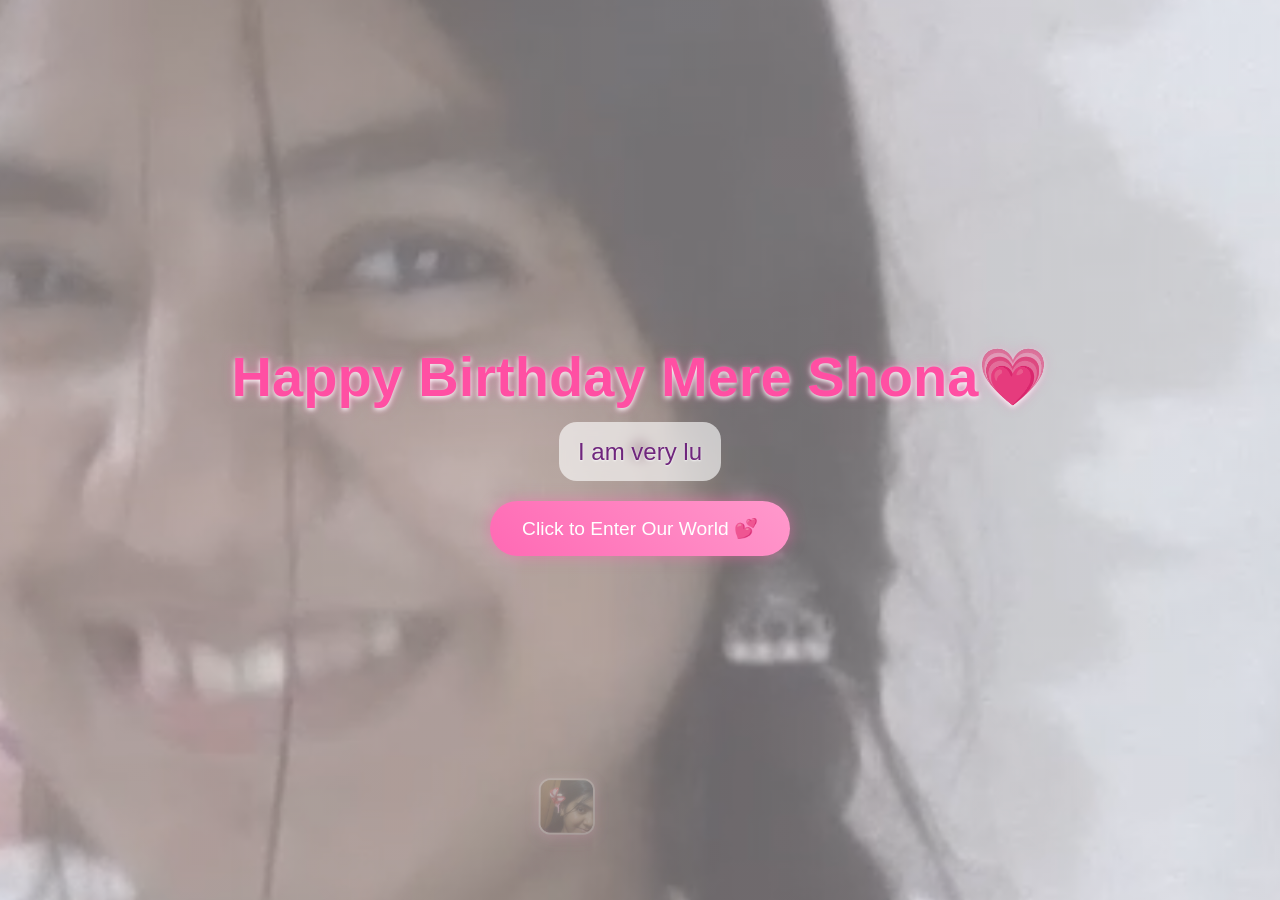
<file: index.html>
<!DOCTYPE html>
<html lang="en">
<head>
    <meta charset="UTF-8">
    <meta name="viewport" content="width=device-width, initial-scale=1.0">
    <title>Happy Birthday</title>
    <script src="https://cdnjs.cloudflare.com/ajax/libs/gsap/3.12.2/gsap.min.js"></script>
    <link rel="stylesheet" href="style.css">
    
</head>
<body>
    <div class="cursor"></div>
    <div class="container">
        <h1>Happy Birthday Mere Shona💗</h1>
        <div class="greeting"></div>
        <button class="cta-button">Click to Enter Our World 💕</button>
    </div>

    <script src="script.js">
        
    </script>
</body>
</html>
</file>
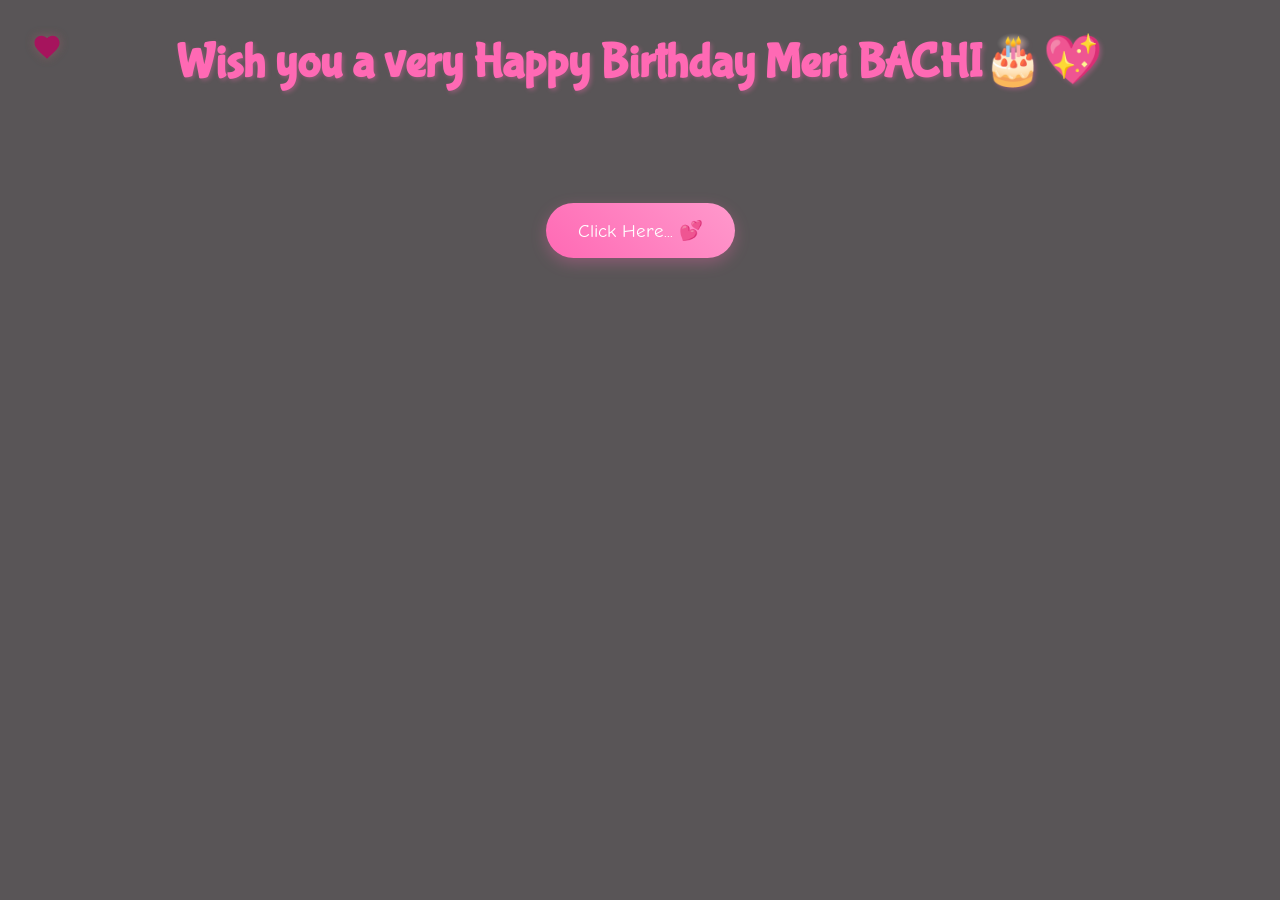
<file: cause.html>
<!DOCTYPE html>
<html lang="en">
<head>
    <meta charset="UTF-8">
    <meta name="viewport" content="width=device-width, initial-scale=1.0">
    <title>Why You're My Best Friend! 💖</title>
    <script src="https://cdnjs.cloudflare.com/ajax/libs/gsap/3.12.2/gsap.min.js"></script>
    <link rel="stylesheet" href="./cause.css">
    <style>
       
    </style>
</head>
<body>
        <!-- Full-screen background video -->
    <video id="background-video" autoplay muted loop playsinline preload="auto" aria-hidden="true">
        <source src="images and videos/95373e13a5c54fe482eca097c4f116a5.mp4" type="video/mp4">
        Your browser does not support the background video.
    </video>

    <div class="video-overlay"></div>
<div class="custom-cursor">
        <svg viewBox="0 0 24 24">
            <path fill="#ff69b4" d="M12 21.35l-1.45-1.32C5.4 15.36 2 12.28 2 8.5 2 5.42 4.42 3 7.5 3c1.74 0 3.41.81 4.5 2.09C13.09 3.81 14.76 3 16.5 3 19.58 3 22 5.42 22 8.5c0 3.78-3.4 6.86-8.55 11.54L12 21.35z"/>
        </svg>
    </div>

    <div class="container">
        <h1>Wish you a very Happy Birthday Meri BACHI🎂💖</h1>
        
        <div id="reasons-container"></div>
        
        <button class="shuffle-button">Click Here... 💕</button>
        <div class="reason-counter"></div>

    </div>

    <script src="cause.js">
       
    </script>
</body>
</html>
</file>
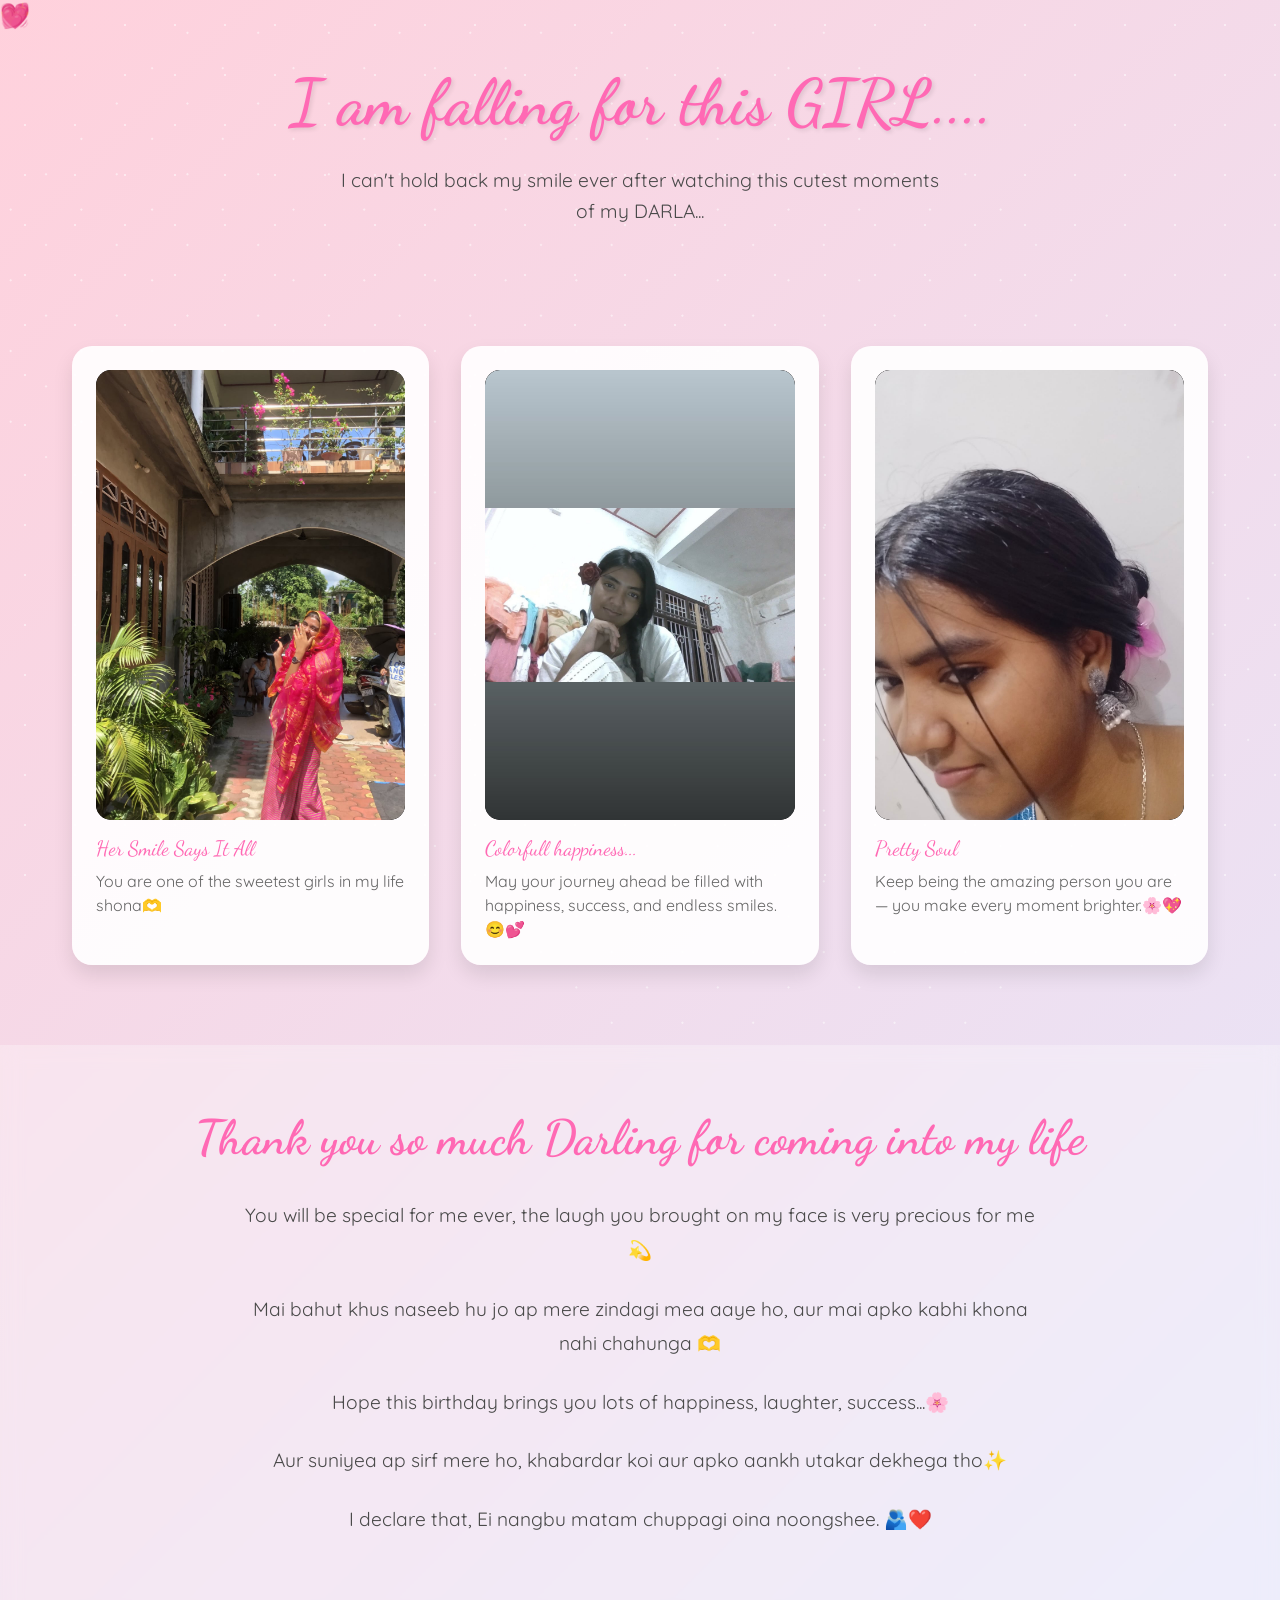
<file: last.html>
<!DOCTYPE html>
<html lang="en">

<head>

    <meta charset="UTF-8">
    <meta name="viewport" content="width=device-width, initial-scale=1.0">

    <title>Our Beautiful Memories ✨</title>

    <style>

        @import url('https://fonts.googleapis.com/css2?family=Dancing+Script:wght@700&family=Quicksand:wght@300;400;500;600&display=swap');


        /* =========================================
           GLOBAL
        ========================================= */

        * {
            margin: 0;
            padding: 0;
            box-sizing: border-box;
        }


        body {

            min-height: 100vh;

            background: linear-gradient(
                135deg,
                #ffd1dc 0%,
                #e6e6fa 25%,
                #ffefd5 50%,
                #e6e6fa 75%,
                #ffd1dc 100%
            );

            background-size: 400% 400%;

            animation:
                gradientFlow 15s ease infinite;

            font-family:
                'Quicksand',
                sans-serif;

            overflow-x: hidden;

            color: #4a4a4a;

            position: relative;
        }


        /* =========================================
           BACKGROUND GRADIENT
        ========================================= */

        @keyframes gradientFlow {

            0% {
                background-position: 0% 50%;
            }

            50% {
                background-position: 100% 50%;
            }

            100% {
                background-position: 0% 50%;
            }

        }


        /* =========================================
           FLOATING IMAGE CONTAINER
        ========================================= */

        .floating-images {

            position: fixed;

            top: 0;
            left: 0;

            width: 100%;
            height: 100%;

            pointer-events: none;

            overflow: hidden;

            z-index: 2;
        }


        /* =========================================
           FLOATING IMAGE
        ========================================= */

        .floating-image {

            position: fixed;

            width: 100px;
            height: 100px;

            object-fit: cover;

            border-radius: 20px;

            border:
                3px solid
                rgba(255, 255, 255, 0.9);

            box-shadow:
                0 8px 25px
                rgba(255, 105, 180, 0.35),

                0 0 15px
                rgba(255, 255, 255, 0.7);

            opacity: 0;

            will-change:
                transform,
                opacity;

            z-index: 2;
        }


        /* =========================================
           FLOATING IMAGE ANIMATION
        ========================================= */

        @keyframes floatingPhoto {

            0% {

                opacity: 0;

                transform:
                    translate3d(
                        var(--start-x),
                        var(--start-y),
                        0
                    )
                    rotate(var(--rotation))
                    scale(0.7);
            }


            15% {

                opacity: 0.8;
            }


            50% {

                opacity: 0.65;

                transform:
                    translate3d(
                        var(--middle-x),
                        var(--middle-y),
                        0
                    )
                    rotate(
                        calc(var(--rotation) + 10deg)
                    )
                    scale(1);
            }


            85% {

                opacity: 0.8;
            }


            100% {

                opacity: 0;

                transform:
                    translate3d(
                        var(--end-x),
                        var(--end-y),
                        0
                    )
                    rotate(
                        calc(var(--rotation) + 20deg)
                    )
                    scale(0.75);
            }

        }


        /* =========================================
           MAGIC SPARKLES
        ========================================= */

        .magic-sparkles {

            position: fixed;

            top: 0;
            left: 0;

            width: 100%;
            height: 100%;

            pointer-events: none;

            z-index: 1;
        }


        .sparkle {

            position: absolute;

            width: 6px;
            height: 6px;

            border-radius: 50%;

            background-color: white;

            animation:
                twinkle
                var(--duration, 4s)
                ease-in-out
                infinite;

            opacity: 0;
        }


        @keyframes twinkle {

            0%,
            100% {

                opacity: 0;

                transform:
                    scale(0.5);
            }

            50% {

                opacity: 0.8;

                transform:
                    scale(1);
            }

        }


        .magic-sparkles::before,
        .magic-sparkles::after {

            content: '';

            position: absolute;

            width: 100%;
            height: 100%;

            background-image:
                radial-gradient(
                    circle,
                    white 1px,
                    transparent 1px
                );

            background-size: 50px 50px;

            animation:
                sparkleLayer
                8s linear infinite;

            opacity: 0.5;
        }


        .magic-sparkles::after {

            animation-delay: -4s;

            transform:
                rotate(45deg);
        }


        @keyframes sparkleLayer {

            0% {

                transform:
                    translateY(0);
            }

            100% {

                transform:
                    translateY(-50px);
            }

        }


        /* =========================================
           FLOATING HEARTS
        ========================================= */

        .floating-hearts {

            position: fixed;

            width: 100%;
            height: 100%;

            pointer-events: none;

            z-index: 3;
        }


        .heart {

            position: absolute;

            font-size: 1.5rem;

            color:
                rgba(
                    255,
                    105,
                    180,
                    0.6
                );

            animation:
                floatHeart
                var(--float-duration, 6s)
                ease-in-out
                infinite;

            animation-delay:
                var(--delay, 0s);
        }


        @keyframes floatHeart {

            0% {

                transform:
                    translate(
                        0,
                        100vh
                    )
                    rotate(0deg);
            }

            100% {

                transform:
                    translate(
                        var(--translate-x, 0),
                        -100vh
                    )
                    rotate(360deg);
            }

        }


        /* =========================================
           WELCOME SECTION
        ========================================= */

        .welcome {

            text-align: center;

            padding: 4rem 2rem;

            position: relative;

            z-index: 10;
        }


        .welcome h1 {

            font-family:
                'Dancing Script',
                cursive;

            font-size: 4rem;

            color: #ff69b4;

            text-shadow:
                2px 2px 4px
                rgba(0, 0, 0, 0.1);

            animation:
                fadeInScale
                2s ease;
        }


        .welcome p {

            font-size: 1.2rem;

            max-width: 600px;

            margin: 1.5rem auto;

            line-height: 1.6;

            animation:
                fadeIn
                2s ease
                0.5s
                both;
        }


        /* =========================================
           MEMORY CONTAINER
        ========================================= */

        .memory-container {

            max-width: 1200px;

            margin: 0 auto;

            padding: 2rem;

            display: grid;

            grid-template-columns:
                repeat(
                    auto-fit,
                    minmax(300px, 1fr)
                );

            gap: 2rem;

            position: relative;

            z-index: 10;
        }


        /* =========================================
           MEMORY CARD
        ========================================= */

        .memory-card {

            background:
                rgba(
                    255,
                    255,
                    255,
                    0.9
                );

            border-radius: 20px;

            padding: 1.5rem;

            box-shadow:
                0 10px 20px
                rgba(0, 0, 0, 0.1);

            transition:
                all 0.5s
                cubic-bezier(
                    0.4,
                    0,
                    0.2,
                    1
                );

            position: relative;

            overflow: hidden;
        }


        .memory-card:hover {

            transform:
                translateY(-10px)
                scale(1.02);

            box-shadow:
                0 15px 30px
                rgba(0, 0, 0, 0.15);
        }


        /* =========================================
           CARD SHINE EFFECT
        ========================================= */

        .memory-card::before {

            content: '';

            position: absolute;

            top: 0;
            left: 0;

            width: 100%;
            height: 100%;

            background:
                linear-gradient(
                    45deg,
                    transparent,
                    rgba(
                        255,
                        255,
                        255,
                        0.4
                    ),
                    transparent
                );

            transform:
                translateX(-100%);

            transition:
                0.5s;

            pointer-events: none;

            z-index: 6;
        }


        .memory-card:hover::before {

            transform:
                translateX(100%);
        }


        /* =========================================
           VIDEO / IMAGE AREA
        ========================================= */

        .memory-media {

            width: 100%;

            height: 50vh;

            min-height: 300px;

            position: relative;

            overflow: hidden;

            border-radius: 15px;

            margin-bottom: 1rem;

            background: #000;
        }


        /* =========================================
           IMAGE
        ========================================= */

        .memory-img {

            position: absolute;

            top: 0;
            left: 0;

            width: 100%;
            height: 100%;

            object-fit: cover;

            object-position: center;

            border-radius: 15px;

            display: block;

            transition:
                opacity 0.6s ease,
                transform 0.8s ease;

            z-index: 2;
        }


        /* =========================================
           VIDEO
        ========================================= */

        .memory-video {

            position: absolute;

            top: 0;
            left: 0;

            width: 100%;
            height: 100%;

            object-fit: cover;

            object-position: center;

            border-radius: 15px;

            opacity: 0;

            pointer-events: none;

            transition:
                opacity 0.6s ease;

            z-index: 1;
        }


        /* =========================================
           HOVER → VIDEO
        ========================================= */

        .memory-card:hover .memory-img {

            opacity: 0;

            transform:
                scale(1.08);
        }


        .memory-card:hover .memory-video {

            opacity: 1;
        }


        /* =========================================
           MEMORY TEXT
        ========================================= */

        .memory-date {

            font-family:
                'Dancing Script',
                cursive;

            color: #ff69b4;

            font-size: 1.3rem;

            margin-bottom: 0.5rem;
        }


        .memory-caption {

            font-size: 1rem;

            line-height: 1.5;

            color: #666;
        }


        /* =========================================
           FINAL MESSAGE
        ========================================= */

        .final-message {

            text-align: center;

            padding: 4rem 2rem;

            background:
                rgba(
                    255,
                    255,
                    255,
                    0.3
                );

            backdrop-filter:
                blur(10px);

            margin-top: 3rem;

            position: relative;

            z-index: 10;
        }


        .final-message h2 {

            font-family:
                'Dancing Script',
                cursive;

            font-size: 3rem;

            color: #ff69b4;

            margin-bottom: 2rem;

            animation:
                heartbeat
                2s infinite;
        }


        @keyframes heartbeat {

            0%,
            100% {

                transform:
                    scale(1);
            }

            50% {

                transform:
                    scale(1.1);
            }

        }


        .final-message p {

            font-size: 1.2rem;

            max-width: 800px;

            margin:
                0 auto
                1.5rem;

            line-height: 1.8;
        }


        /* =========================================
           GOODBYE BUTTON
        ========================================= */

        .goodbye-btn {

            display: inline-block;

            padding: 1rem 2rem;

            font-size: 1.2rem;

            background:
                linear-gradient(
                    45deg,
                    #ff69b4,
                    #da70d6
                );

            color: white;

            border: none;

            border-radius: 50px;

            cursor: pointer;

            text-decoration: none;

            transition:
                all 0.3s ease;

            box-shadow:
                0 5px 15px
                rgba(
                    255,
                    105,
                    180,
                    0.4
                );

            animation:
                float
                3s infinite
                ease-in-out;
        }


        .goodbye-btn:hover {

            transform:
                translateY(-5px);

            box-shadow:
                0 8px 20px
                rgba(
                    255,
                    105,
                    180,
                    0.6
                );
        }


        @keyframes float {

            0%,
            100% {

                transform:
                    translateY(0);
            }

            50% {

                transform:
                    translateY(-10px);
            }

        }


        /* =========================================
           PAGE ANIMATIONS
        ========================================= */

        @keyframes fadeInScale {

            0% {

                opacity: 0;

                transform:
                    scale(0.8);
            }

            100% {

                opacity: 1;

                transform:
                    scale(1);
            }

        }


        @keyframes fadeIn {

            0% {

                opacity: 0;
            }

            100% {

                opacity: 1;
            }

        }


        /* =========================================
           CUSTOM SCROLLBAR
        ========================================= */

        ::-webkit-scrollbar {

            width: 12px;
        }


        ::-webkit-scrollbar-track {

            background:
                rgba(
                    255,
                    255,
                    255,
                    0.4
                );
        }


        ::-webkit-scrollbar-thumb {

            background:
                linear-gradient(
                    45deg,
                    #ff69b4,
                    #da70d6
                );

            border-radius: 6px;
        }


        /* =========================================
           MOBILE
        ========================================= */

        @media (max-width: 768px) {

            .welcome {

                padding:
                    3rem 1.5rem;
            }


            .welcome h1 {

                font-size: 3rem;
            }


            .welcome p {

                font-size: 1rem;
            }


            .memory-container {

                grid-template-columns: 1fr;

                padding:
                    1.5rem;
            }


            .memory-media {

                height: 50vh;

                min-height: 300px;
            }


            .floating-image {

                width: 75px;

                height: 75px;

                border-radius: 15px;
            }


            .final-message {

                padding:
                    3rem 1.5rem;
            }


            .final-message h2 {

                font-size:
                    2.5rem;
            }


            .final-message p {

                font-size:
                    1rem;
            }

        }


        @media (max-width: 480px) {

            .welcome h1 {

                font-size:
                    2.5rem;
            }


            .memory-card {

                padding:
                    1rem;
            }


            .memory-media {

                height:
                    300px;
            }


            .floating-image {

                width:
                    60px;

                height:
                    60px;

                border-radius:
                    12px;

                border-width:
                    2px;
            }


            .final-message h2 {

                font-size:
                    2rem;
            }


            .goodbye-btn {

                font-size:
                    1rem;

                padding:
                    0.9rem 1.5rem;
            }

        }

    </style>

</head>


<body>


    <!-- =========================================
         FLOATING IMAGES
    ========================================= -->

    <div class="floating-images"></div>


    <!-- =========================================
         MAGIC SPARKLES
    ========================================= -->

    <div class="magic-sparkles"></div>


    <!-- =========================================
         FLOATING HEARTS
    ========================================= -->

    <div class="floating-hearts">

        <div
            class="heart"
            style="
                --float-duration: 6s;
                --delay: 0s;
                --translate-x: 20px;
            "
        >
            💝
        </div>


        <div
            class="heart"
            style="
                --float-duration: 8s;
                --delay: 1s;
                --translate-x: -30px;
            "
        >
            💖
        </div>


        <div
            class="heart"
            style="
                --float-duration: 7s;
                --delay: 2s;
                --translate-x: 40px;
            "
        >
            💗
        </div>


        <div
            class="heart"
            style="
                --float-duration: 9s;
                --delay: 3s;
                --translate-x: -20px;
            "
        >
            💓
        </div>


        <div
            class="heart"
            style="
                --float-duration: 5s;
                --delay: 4s;
                --translate-x: 30px;
            "
        >
            💕
        </div>

    </div>


    <!-- =========================================
         WELCOME
    ========================================= -->

    <section class="welcome">

        <h1>
            I am falling for this GIRL....
        </h1>


        <p>
            I can't hold back my smile ever after
            watching this cutest moments of my DARLA...
        </p>

    </section>


    <!-- =========================================
         MEMORY CARDS
    ========================================= -->

    <div class="memory-container">


        <!-- =====================================
             MEMORY 1
        ====================================== -->

        <div class="memory-card">

            <div class="memory-media">

                <img
                    src="images and videos/F8FA152E-2899-4BE8-8C22-C91881EE55E7.JPG"
                    alt="First Memory"
                    class="memory-img"
                >


                <video
                    class="memory-video"
                    muted
                    loop
                    playsinline
                    preload="metadata"
                >

                    <source
                        src="images and videos/a05b0c35311141b1ac8a47cca971fded.mp4"
                        type="video/mp4"
                    >

                </video>

            </div>


            <div class="memory-date">

                Her Smile Says It All

            </div>


            <div class="memory-caption">

                You are one of the sweetest girls
                in my life shona🫶

            </div>

        </div>


        <!-- =====================================
             MEMORY 2
        ====================================== -->

        <div class="memory-card">

            <div class="memory-media">

                <img
                    src="images and videos/D1ADA9C3-B34B-41FB-82D3-54E1BE17E4EC.JPG"
                    alt="Second Memory"
                    class="memory-img"
                >


                <video
                    class="memory-video"
                    muted
                    loop
                    playsinline
                    preload="metadata"
                >

                    <source
                        src="images and videos/4449f337ce37426da43e71957666f739.mp4"
                        type="video/mp4"
                    >

                </video>

            </div>


            <div class="memory-date">

                Colorfull happiness...

            </div>


            <div class="memory-caption">

                May your journey ahead be filled
                with happiness, success, and endless
                smiles.😊💕

            </div>

        </div>


        <!-- =====================================
             MEMORY 3
        ====================================== -->

        <div class="memory-card">

            <div class="memory-media">

                <img
                    src="images and videos/32B77BA2-D08B-44FD-B261-90FE9972EFF2.JPG"
                    alt="Third Memory"
                    class="memory-img"
                >


                <video
                    class="memory-video"
                    muted
                    loop
                    playsinline
                    preload="metadata"
                >

                    <source
                        src="images and videos/3d8e60c765b949438318786d438b142e.mp4"
                        type="video/mp4"
                    >

                </video>

            </div>


            <div class="memory-date">

                Pretty Soul

            </div>


            <div class="memory-caption">

                Keep being the amazing person you are—
                you make every moment brighter.🌸💖

            </div>

        </div>

    </div>


    <!-- =========================================
         FINAL MESSAGE
    ========================================= -->

    <section class="final-message">

        <h2>
            Thank you so much Darling for coming into my life
        </h2>


        <p>

            You will be special for me ever,
            the laugh you brought on my face is very
            precious for me💫

        </p>


        <p>

            Mai bahut khus naseeb hu jo ap mere
            zindagi mea aaye ho,
            aur mai apko kabhi khona nahi chahunga 🫶

        </p>


        <p>

            Hope this birthday brings you lots
            of happiness, laughter, success...🌸

        </p>


        <p>

            Aur suniyea ap sirf mere ho,
            khabardar koi aur apko aankh utakar
            dekhega tho✨

        </p>


        <p>

            I declare that,
            Ei nangbu matam chuppagi oina noongshee.
            🫂❤️

        </p>

    </section>


    <!-- =========================================
         JAVASCRIPT
    ========================================= -->

    <script>


        /* =========================================
           FLOATING IMAGES
        ========================================= */

        const floatingImagesContainer =
            document.querySelector(
                '.floating-images'
            );


        const favoriteImages = [

            'images and videos/F8FA152E-2899-4BE8-8C22-C91881EE55E7.JPG',

            'images and videos/D1ADA9C3-B34B-41FB-82D3-54E1BE17E4EC.JPG',

            'images and videos/32B77BA2-D08B-44FD-B261-90FE9972EFF2.JPG',

            'images and videos/Screenshot 2026-09-16 at 23.42.17.png',

            'images and videos/111A5814-1650-4BF9-8761-4A62F4B99C65.JPG',

            'images and videos/37A13C92-6796-4EB2-8DD2-187703074A91.JPG',

            'images and videos/Screenshot 2026-09-16 at 23.42.49.png'

        ];


        function createFloatingImage() {

            const image =
                document.createElement('img');


            /* Random image */

            const randomImage =
                favoriteImages[
                    Math.floor(
                        Math.random() *
                        favoriteImages.length
                    )
                ];


            image.src = randomImage;

            image.className =
                'floating-image';


            /* -------------------------------------
               RANDOM SIZE
            ------------------------------------- */

            const size =
                Math.floor(
                    Math.random() * 70
                ) + 70;


            image.style.width =
                `${size}px`;

            image.style.height =
                `${size}px`;


            /* -------------------------------------
               RANDOM START POSITION
            ------------------------------------- */

            const startX =
                Math.random() *
                window.innerWidth;

            const startY =
                Math.random() *
                window.innerHeight;


            /* -------------------------------------
               RANDOM MOVEMENT
            ------------------------------------- */

            const movementX =
                (Math.random() - 0.5) *
                300;

            const movementY =
                (Math.random() - 0.5) *
                300;


            image.style.setProperty(
                '--start-x',
                `${startX}px`
            );


            image.style.setProperty(
                '--start-y',
                `${startY}px`
            );


            image.style.setProperty(
                '--middle-x',
                `${startX + movementX}px`
            );


            image.style.setProperty(
                '--middle-y',
                `${startY + movementY}px`
            );


            image.style.setProperty(
                '--end-x',
                `${startX + movementX * 2}px`
            );


            image.style.setProperty(
                '--end-y',
                `${startY + movementY * 2}px`
            );


            /* -------------------------------------
               RANDOM ROTATION
            ------------------------------------- */

            const rotation =
                (Math.random() * 30) - 15;


            image.style.setProperty(
                '--rotation',
                `${rotation}deg`
            );


            /* -------------------------------------
               RANDOM ANIMATION SPEED
            ------------------------------------- */

            const duration =
                Math.floor(
                    Math.random() * 7
                ) + 8;


            image.style.animation =
                `floatingPhoto ${duration}s ease-in-out forwards`;


            /* Add to page */

            floatingImagesContainer.appendChild(
                image
            );


            /* -------------------------------------
               REMOVE AFTER ANIMATION
            ------------------------------------- */

            setTimeout(
                () => {

                    image.remove();

                },
                duration * 1000
            );

        }


        /* =========================================
           INITIAL FLOATING IMAGES
        ========================================= */

        for (
            let i = 0;
            i < 12;
            i++
        ) {

            setTimeout(
                () => {

                    createFloatingImage();

                },
                i * 500
            );

        }


        /* =========================================
           CONTINUOUS FLOATING IMAGES
        ========================================= */

        setInterval(
            () => {

                createFloatingImage();

            },
            1200
        );


        /* =========================================
           MEMORY CARD VIDEO CONTROL
        ========================================= */

        const memoryCards =
            document.querySelectorAll(
                '.memory-card'
            );


        memoryCards.forEach(
            card => {

                const video =
                    card.querySelector(
                        '.memory-video'
                    );


                if (!video) return;


                /* ---------------------------------
                   MOUSE ENTER
                --------------------------------- */

                card.addEventListener(
                    'mouseenter',
                    () => {

                        video.currentTime = 0;

                        video.play().catch(
                            error => {

                                console.log(
                                    "Video could not play:",
                                    error
                                );

                            }
                        );

                    }
                );


                /* ---------------------------------
                   MOUSE LEAVE
                --------------------------------- */

                card.addEventListener(
                    'mouseleave',
                    () => {

                        video.pause();

                        video.currentTime = 0;

                    }
                );


                /* ---------------------------------
                   MOBILE TOUCH
                --------------------------------- */

                card.addEventListener(
                    'touchstart',
                    () => {

                        if (video.paused) {

                            video.currentTime = 0;

                            video.play().catch(
                                () => {}
                            );

                        } else {

                            video.pause();

                        }

                    },
                    {
                        passive: true
                    }
                );

            }
        );


    </script>

</body>

</html>
</file>
<file: style.css>
* {
    margin: 0;
    padding: 0;
    box-sizing: border-box;
    cursor: none;
}

body {
    min-height: 100vh;
    display: flex;
    flex-direction: column;
    align-items: center;
    justify-content: center;

    /* Birthday photo background */
    background-image:
        linear-gradient(
            rgba(255, 240, 248, 0.38),
            rgba(255, 240, 248, 0.38)
        ),
        url("Screenshot 2026-09-16 at 23.42.10.png");
    background-size: cover;
    background-position: center center;
    background-repeat: no-repeat;
    background-attachment: fixed;

    font-family: 'Arial Rounded MT Bold', Arial, sans-serif;
    overflow: hidden;
    position: relative;
}

.cursor {
    width: 20px;
    height: 20px;
    background: pink;
    border-radius: 50%;
    position: fixed;
    pointer-events: none;
    mix-blend-mode: difference;
    transition: transform 0.2s;
}

.container {
    text-align: center;
    z-index: 3;
    width: min(90%, 900px);
    padding: 2rem;

    /* Keep everything vertically separated */
    display: flex;
    flex-direction: column;
    align-items: center;
}

h1 {
    font-size: 3.5rem;
    color: #ff4fa3;
    text-shadow:
        0 2px 5px rgba(255, 255, 255, 0.95),
        0 0 12px rgba(255, 105, 180, 0.55);
    margin-bottom: 2rem;
    opacity: 0;
}

.greeting {
    display: block;
    font-size: 1.5rem;
    color: #6f267d;
    background: rgba(255, 255, 255, 0.62);
    backdrop-filter: blur(6px);
    -webkit-backdrop-filter: blur(6px);
    padding: 0.7rem 1.2rem;
    border-radius: 18px;
    text-shadow: 0 1px 2px rgba(255, 255, 255, 0.8);

    /* Space between greeting and button */
    margin-bottom: 2rem;

    min-height: 2em;
    line-height: 1.5;
    max-width: 800px;
}
.cta-button {
    padding: 1rem 2rem;
    font-size: 1.2rem;
    background: linear-gradient(45deg, #ff69b4, #ff99cc);
    border: none;
    border-radius: 50px;
    color: white;
    cursor: pointer;
    box-shadow: 0 0 15px rgba(255, 105, 180, 0.5);
    transition: transform 0.3s, box-shadow 0.3s;

    /* Button starts on its own line */
    display: block;
    margin-top: 0.5rem;

    opacity: 0;
}

.cta-button:hover {
    transform: scale(1.1);
    box-shadow: 0 0 25px rgba(255, 105, 180, 0.7);
}

/* =========================================
   FLOATING MEMORY PHOTOS
   ========================================= */

.floating-image {
    position: fixed;

    pointer-events: none;

    width: 90px;
    height: 90px;

    object-fit: cover;

    border-radius: 18px;

    border: 3px solid rgba(255, 255, 255, 0.9);

    box-shadow:
        0 5px 20px rgba(255, 105, 180, 0.45),
        0 0 15px rgba(255, 255, 255, 0.6);

    opacity: 0;

    z-index: 2;

    will-change: transform, opacity;

    /* Small rotation makes the photos look natural */
    transform: rotate(var(--rotation));
}

@keyframes gradientBG {
    0% { background-position: 0% 50%; }
    50% { background-position: 100% 50%; }
    100% { background-position: 0% 50%; }
}

@media (max-width: 768px) {

    body {
        background-position: center top;
        background-attachment: scroll;
    }

    .container {
        width: 94%;
        padding: 1rem;
    }

    h1 {
        font-size: 2rem;
        line-height: 1.2;
    }

    .greeting {
        font-size: 1.2rem;
        line-height: 1.5;
    }

    .cta-button {
        font-size: 1rem;
    }

    /* Smaller floating photos on mobile */
    .floating-image {
        width: 65px;
        height: 65px;
        border-radius: 14px;
        border-width: 2px;
    }
}
</file>
<file: cause.css>
@import url('https://fonts.googleapis.com/css2?family=Bubblegum+Sans&family=Comic+Neue:wght@700&family=Quicksand:wght@500&display=swap');

* {
    margin: 0;
    padding: 0;
    box-sizing: border-box;
    cursor: none;
}

body {
    min-height: 100vh;
    font-family: 'Quicksand', sans-serif;
    overflow-x: hidden;
    padding: 2rem;
    position: relative;
    background: #111;
}

/* Full-screen background video */
#background-video {
    position: fixed;
    inset: 0;
    width: 100vw;
    height: 100vh;
    object-fit: cover;
    object-position: center;
    z-index: -3;
    pointer-events: none;
}

/* Soft overlay keeps the birthday content readable */
.video-overlay {
    position: fixed;
    inset: 0;
    width: 100%;
    height: 100%;
    background: rgba(255, 240, 248, 0.30);
    z-index: -2;
    pointer-events: none;
}

.custom-cursor {
    width: 30px;
    height: 30px;
    position: fixed;
    pointer-events: none;
    z-index: 9999;
    mix-blend-mode: difference;
    transition: transform 0.1s;
}

.custom-cursor svg {
    width: 100%;
    height: 100%;
    filter: drop-shadow(0 0 5px rgba(255, 182, 193, 0.5));
}

.container {
    max-width: 1200px;
    margin: 0 auto;
    text-align: center;
    position: relative;
    z-index: 5;
}

h1 {
    font-family: 'Bubblegum Sans', cursive;
    font-size: 3rem;
    color: #ff69b4;
    text-shadow: 2px 2px 4px rgba(255, 105, 180, 0.3);
    margin-bottom: 2rem;
    animation: bounce 1s ease infinite;
}

.reason-card {
    background: rgba(255, 255, 255, 0.82);
    border-radius: 20px;
    padding: 2rem;
    margin: 1.5rem;
    box-shadow: 0 5px 15px rgba(0, 0, 0, 0.1);
    transition: transform 0.3s, box-shadow 0.3s;
    cursor: pointer;
    position: relative;
    overflow: hidden;
}

.reason-card:hover {
    transform: translateY(-5px);
    box-shadow: 0 8px 25px rgba(255, 105, 180, 0.2);
}

.reason-text {
    font-size: 1.2rem;
    margin-bottom: 1rem;
    position: relative;
    z-index: 2;
}

.gif-overlay {
    position: absolute;
    top: 0;
    left: 0;
    width: 100%;
    height: 100%;
    background: rgba(255, 255, 255, 0.88);
    display: flex;
    align-items: center;
    justify-content: center;
    opacity: 0;
    transition: opacity 0.3s;
    z-index: 5;
}

.reason-card:hover .gif-overlay {
    opacity: 1;
}

.shuffle-button {
    background: linear-gradient(45deg, #ff69b4, #ff99cc);
    border: none;
    border-radius: 50px;
    padding: 1rem 2rem;
    font-size: 1.2rem;
    color: white;
    margin: 2rem 0;
    cursor: pointer;
    transition: transform 0.3s;
    font-family: 'Comic Neue', cursive;
    box-shadow: 0 5px 15px rgba(255, 105, 180, 0.3);
}

.shuffle-button:hover {
    transform: scale(1.1);
}

.floating-image {
    position: fixed;
    pointer-events: none;
    object-fit: cover;

    border-radius: 50%;
    border: 4px solid rgba(255, 255, 255, 0.9);

    box-shadow:
        0 5px 20px rgba(255, 105, 180, 0.45),
        0 0 15px rgba(255, 255, 255, 0.7);

    opacity: 0;
    z-index: 2;

    filter: brightness(1.05);
}

.ending-section {
    margin-top: 4rem;
    padding: 2rem;
    text-align: center;
}

.ending-text {
    font-family: 'Bubblegum Sans', cursive;
    font-size: 2rem;
    color: #ff69b4;
    margin-bottom: 2rem;
    opacity: 0;
    transform: translateY(20px);
}

.teddy-hug {
    width: 200px;
    margin: 0 auto;
    transform: scale(0);
}

@keyframes gradientBG {
    0% { background-position: 0% 50%; }
    50% { background-position: 100% 50%; }
    100% { background-position: 0% 50%; }
}

@keyframes float {
    0%, 100% { transform: translateY(0); }
    50% { transform: translateY(-20px); }
}

@keyframes bounce {
    0%, 100% { transform: translateY(0); }
    50% { transform: translateY(-10px); }
}

@media (max-width: 768px) {

    #background-video {
        object-position: center center;
    }

    .video-overlay {
        background: rgba(255, 240, 248, 0.38);
    }
    h1 { font-size: 2rem; }
    .reason-card { margin: 1rem; }
    .reason-text { font-size: 1rem; }
}
.shuffle-button {
    background: linear-gradient(45deg, #ff69b4, #ff99cc);
    border: none;
    border-radius: 50px;
    padding: 1rem 2rem;
    font-size: 1.2rem;
    color: white;
    margin: 5rem 0;
    cursor: pointer;
    transition: all 0.3s;
    font-family: 'Comic Neue', cursive;
    box-shadow: 0 5px 15px rgba(255, 105, 180, 0.3);
}

.shuffle-button.story-mode {
    background: linear-gradient(45deg, #9b6dff, #ff6dc7);
    transform: scale(1.1);
}

.shuffle-button:hover {
    transform: scale(1.1);
}

.shuffle-button.story-mode:hover {
    transform: scale(1.2);
}

.reason-counter {
    font-size: 0.9rem;
    color: #ff69b4;
    margin-top: 1rem;
    opacity: 0.7;
}


/* =========================================
   FAVORITE IMAGE INSIDE REASON CARD
   ========================================= */

.reason-favorite-image {
    width: 90px;
    height: 90px;

    object-fit: cover;

    border-radius: 50%;

    border: 4px solid rgba(255, 255, 255, 0.95);

    box-shadow:
        0 5px 15px rgba(255, 105, 180, 0.35),
        0 0 15px rgba(255, 255, 255, 0.7);

    display: block;

    margin: 0 auto 1.2rem;

    transition:
        transform 0.4s ease,
        box-shadow 0.4s ease;
}

/* Image animation when hovering over card */

.reason-card:hover .reason-favorite-image {
    transform: scale(1.12) rotate(5deg);

    box-shadow:
        0 8px 25px rgba(255, 105, 180, 0.5),
        0 0 20px rgba(255, 255, 255, 0.8);
}

@media (max-width: 768px) {

    .reason-favorite-image {
        width: 70px;
        height: 70px;
        border-width: 3px;
    }

}
</file>
